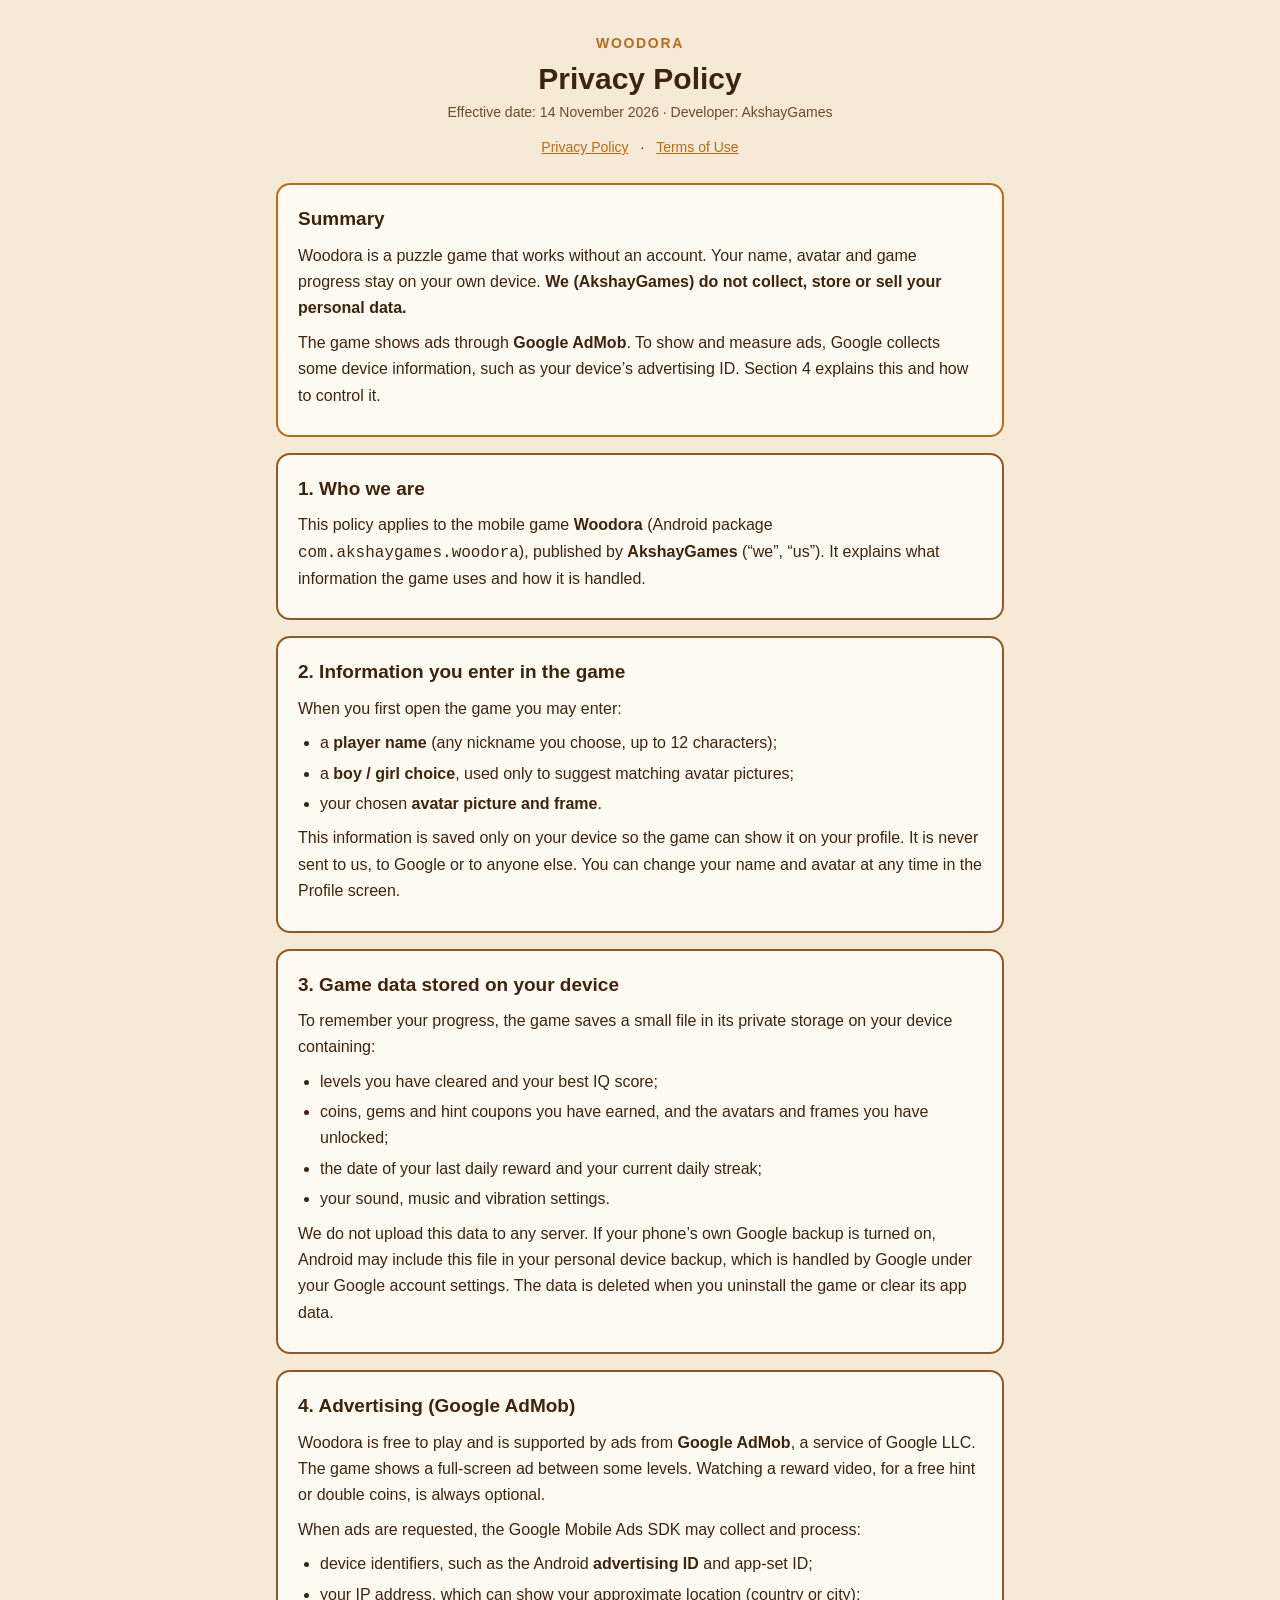
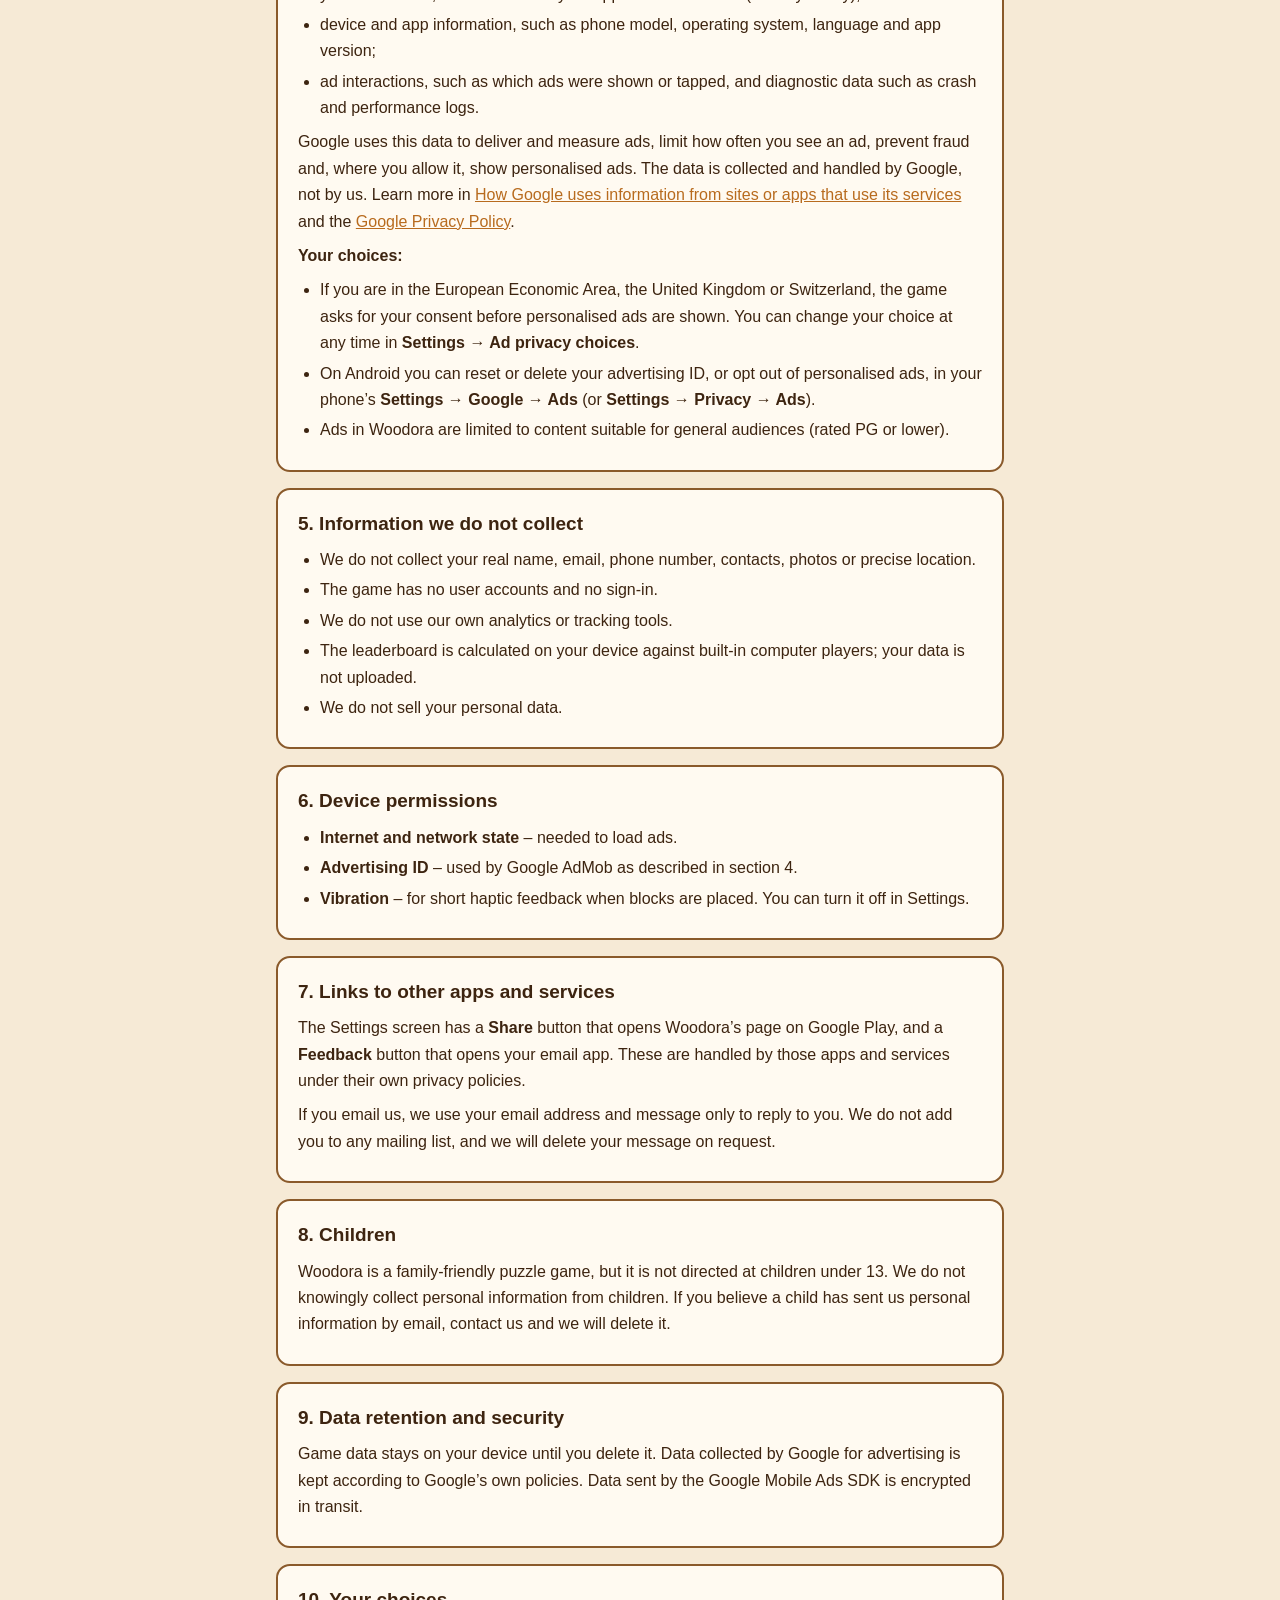
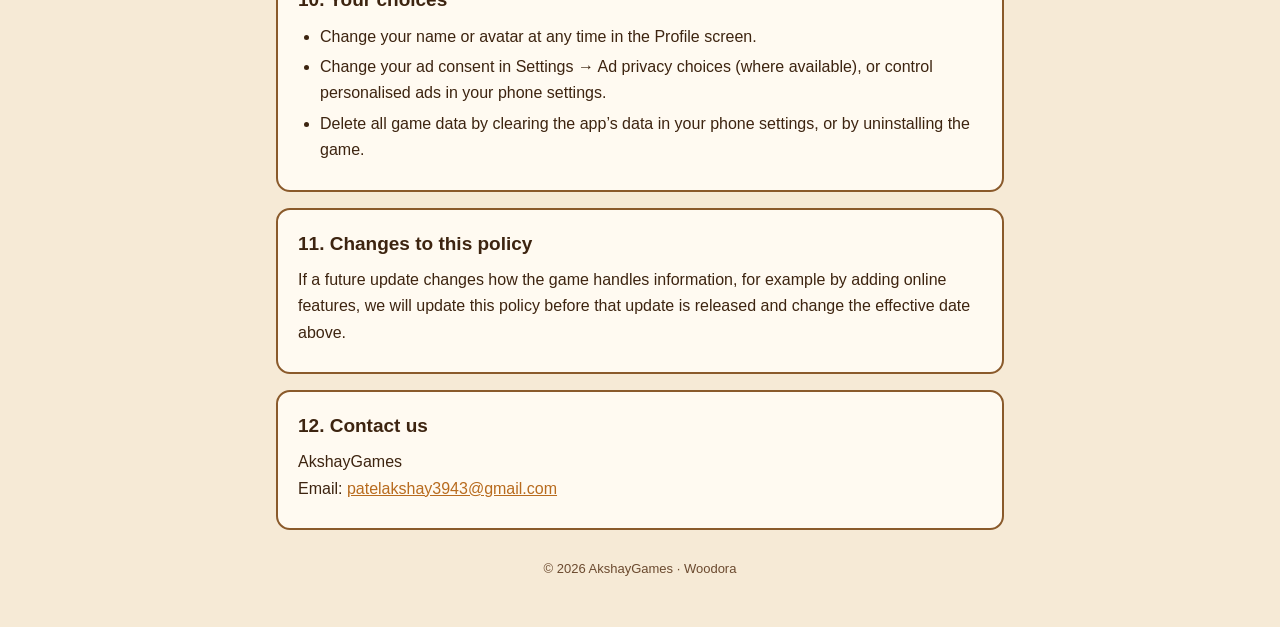
<file: index.html>
<!doctype html>
<html lang="en">
<head>
  <meta charset="utf-8">
  <meta name="viewport" content="width=device-width, initial-scale=1">
  <title>Woodora Privacy Policy</title>
  <meta name="description" content="Privacy Policy for the Woodora block puzzle game by AkshayGames.">
  <link rel="stylesheet" href="style.css">
</head>
<body>
<main>
  <header>
    <div class="app">Woodora</div>
    <h1>Privacy Policy</h1>
    <p class="meta">Effective date: 14 November 2026 &middot; Developer: AkshayGames</p>
    <nav><a href="index.html">Privacy Policy</a> &middot; <a href="terms.html">Terms of Use</a></nav>
  </header>

  <section class="summary">
    <h2>Summary</h2>
    <p>Woodora is a puzzle game that works without an account. Your name, avatar and game progress stay on your own device.
    <strong>We (AkshayGames) do not collect, store or sell your personal data.</strong></p>
    <p>The game shows ads through <strong>Google AdMob</strong>. To show and measure ads, Google collects some device
    information, such as your device&rsquo;s advertising ID. Section 4 explains this and how to control it.</p>
  </section>

  <section>
    <h2>1. Who we are</h2>
    <p>This policy applies to the mobile game <strong>Woodora</strong> (Android package <code>com.akshaygames.woodora</code>),
    published by <strong>AkshayGames</strong> (&ldquo;we&rdquo;, &ldquo;us&rdquo;). It explains what information the game uses and how it is handled.</p>
  </section>

  <section>
    <h2>2. Information you enter in the game</h2>
    <p>When you first open the game you may enter:</p>
    <ul>
      <li>a <strong>player name</strong> (any nickname you choose, up to 12 characters);</li>
      <li>a <strong>boy / girl choice</strong>, used only to suggest matching avatar pictures;</li>
      <li>your chosen <strong>avatar picture and frame</strong>.</li>
    </ul>
    <p>This information is saved only on your device so the game can show it on your profile. It is never sent to us,
    to Google or to anyone else. You can change your name and avatar at any time in the Profile screen.</p>
  </section>

  <section>
    <h2>3. Game data stored on your device</h2>
    <p>To remember your progress, the game saves a small file in its private storage on your device containing:</p>
    <ul>
      <li>levels you have cleared and your best IQ score;</li>
      <li>coins, gems and hint coupons you have earned, and the avatars and frames you have unlocked;</li>
      <li>the date of your last daily reward and your current daily streak;</li>
      <li>your sound, music and vibration settings.</li>
    </ul>
    <p>We do not upload this data to any server. If your phone&rsquo;s own Google backup is turned on, Android may include this
    file in your personal device backup, which is handled by Google under your Google account settings.
    The data is deleted when you uninstall the game or clear its app data.</p>
  </section>

  <section>
    <h2>4. Advertising (Google AdMob)</h2>
    <p>Woodora is free to play and is supported by ads from <strong>Google AdMob</strong>, a service of Google LLC.
    The game shows a full-screen ad between some levels. Watching a reward video, for a free hint or double coins, is always optional.</p>
    <p>When ads are requested, the Google Mobile Ads SDK may collect and process:</p>
    <ul>
      <li>device identifiers, such as the Android <strong>advertising ID</strong> and app-set ID;</li>
      <li>your IP address, which can show your approximate location (country or city);</li>
      <li>device and app information, such as phone model, operating system, language and app version;</li>
      <li>ad interactions, such as which ads were shown or tapped, and diagnostic data such as crash and performance logs.</li>
    </ul>
    <p>Google uses this data to deliver and measure ads, limit how often you see an ad, prevent fraud and, where you allow it,
    show personalised ads. The data is collected and handled by Google, not by us. Learn more in
    <a href="https://policies.google.com/technologies/partner-sites">How Google uses information from sites or apps that use its services</a>
    and the <a href="https://policies.google.com/privacy">Google Privacy Policy</a>.</p>
    <p><strong>Your choices:</strong></p>
    <ul>
      <li>If you are in the European Economic Area, the United Kingdom or Switzerland, the game asks for your consent before personalised ads are shown.
      You can change your choice at any time in <strong>Settings &rarr; Ad privacy choices</strong>.</li>
      <li>On Android you can reset or delete your advertising ID, or opt out of personalised ads, in your phone&rsquo;s
      <strong>Settings &rarr; Google &rarr; Ads</strong> (or <strong>Settings &rarr; Privacy &rarr; Ads</strong>).</li>
      <li>Ads in Woodora are limited to content suitable for general audiences (rated PG or lower).</li>
    </ul>
  </section>

  <section>
    <h2>5. Information we do not collect</h2>
    <ul>
      <li>We do not collect your real name, email, phone number, contacts, photos or precise location.</li>
      <li>The game has no user accounts and no sign-in.</li>
      <li>We do not use our own analytics or tracking tools.</li>
      <li>The leaderboard is calculated on your device against built-in computer players; your data is not uploaded.</li>
      <li>We do not sell your personal data.</li>
    </ul>
  </section>

  <section>
    <h2>6. Device permissions</h2>
    <ul>
      <li><strong>Internet and network state</strong> &ndash; needed to load ads.</li>
      <li><strong>Advertising ID</strong> &ndash; used by Google AdMob as described in section 4.</li>
      <li><strong>Vibration</strong> &ndash; for short haptic feedback when blocks are placed. You can turn it off in Settings.</li>
    </ul>
  </section>

  <section>
    <h2>7. Links to other apps and services</h2>
    <p>The Settings screen has a <strong>Share</strong> button that opens Woodora&rsquo;s page on Google Play, and a <strong>Feedback</strong>
    button that opens your email app. These are handled by those apps and services under their own privacy policies.</p>
    <p>If you email us, we use your email address and message only to reply to you. We do not add you to any mailing list,
    and we will delete your message on request.</p>
  </section>

  <section>
    <h2>8. Children</h2>
    <p>Woodora is a family-friendly puzzle game, but it is not directed at children under 13. We do not knowingly collect personal
    information from children. If you believe a child has sent us personal information by email, contact us and we will delete it.</p>
  </section>

  <section>
    <h2>9. Data retention and security</h2>
    <p>Game data stays on your device until you delete it. Data collected by Google for advertising is kept according to
    Google&rsquo;s own policies. Data sent by the Google Mobile Ads SDK is encrypted in transit.</p>
  </section>

  <section>
    <h2>10. Your choices</h2>
    <ul>
      <li>Change your name or avatar at any time in the Profile screen.</li>
      <li>Change your ad consent in Settings &rarr; Ad privacy choices (where available), or control personalised ads in your phone settings.</li>
      <li>Delete all game data by clearing the app&rsquo;s data in your phone settings, or by uninstalling the game.</li>
    </ul>
  </section>

  <section>
    <h2>11. Changes to this policy</h2>
    <p>If a future update changes how the game handles information, for example by adding online features, we will update this policy
    before that update is released and change the effective date above.</p>
  </section>

  <section>
    <h2>12. Contact us</h2>
    <p>AkshayGames<br>
    Email: <a href="mailto:patelakshay3943@gmail.com?subject=Woodora%20privacy">patelakshay3943@gmail.com</a></p>
  </section>

  <footer>&copy; 2026 AkshayGames &middot; Woodora</footer>
</main>
</body>
</html>
</file>
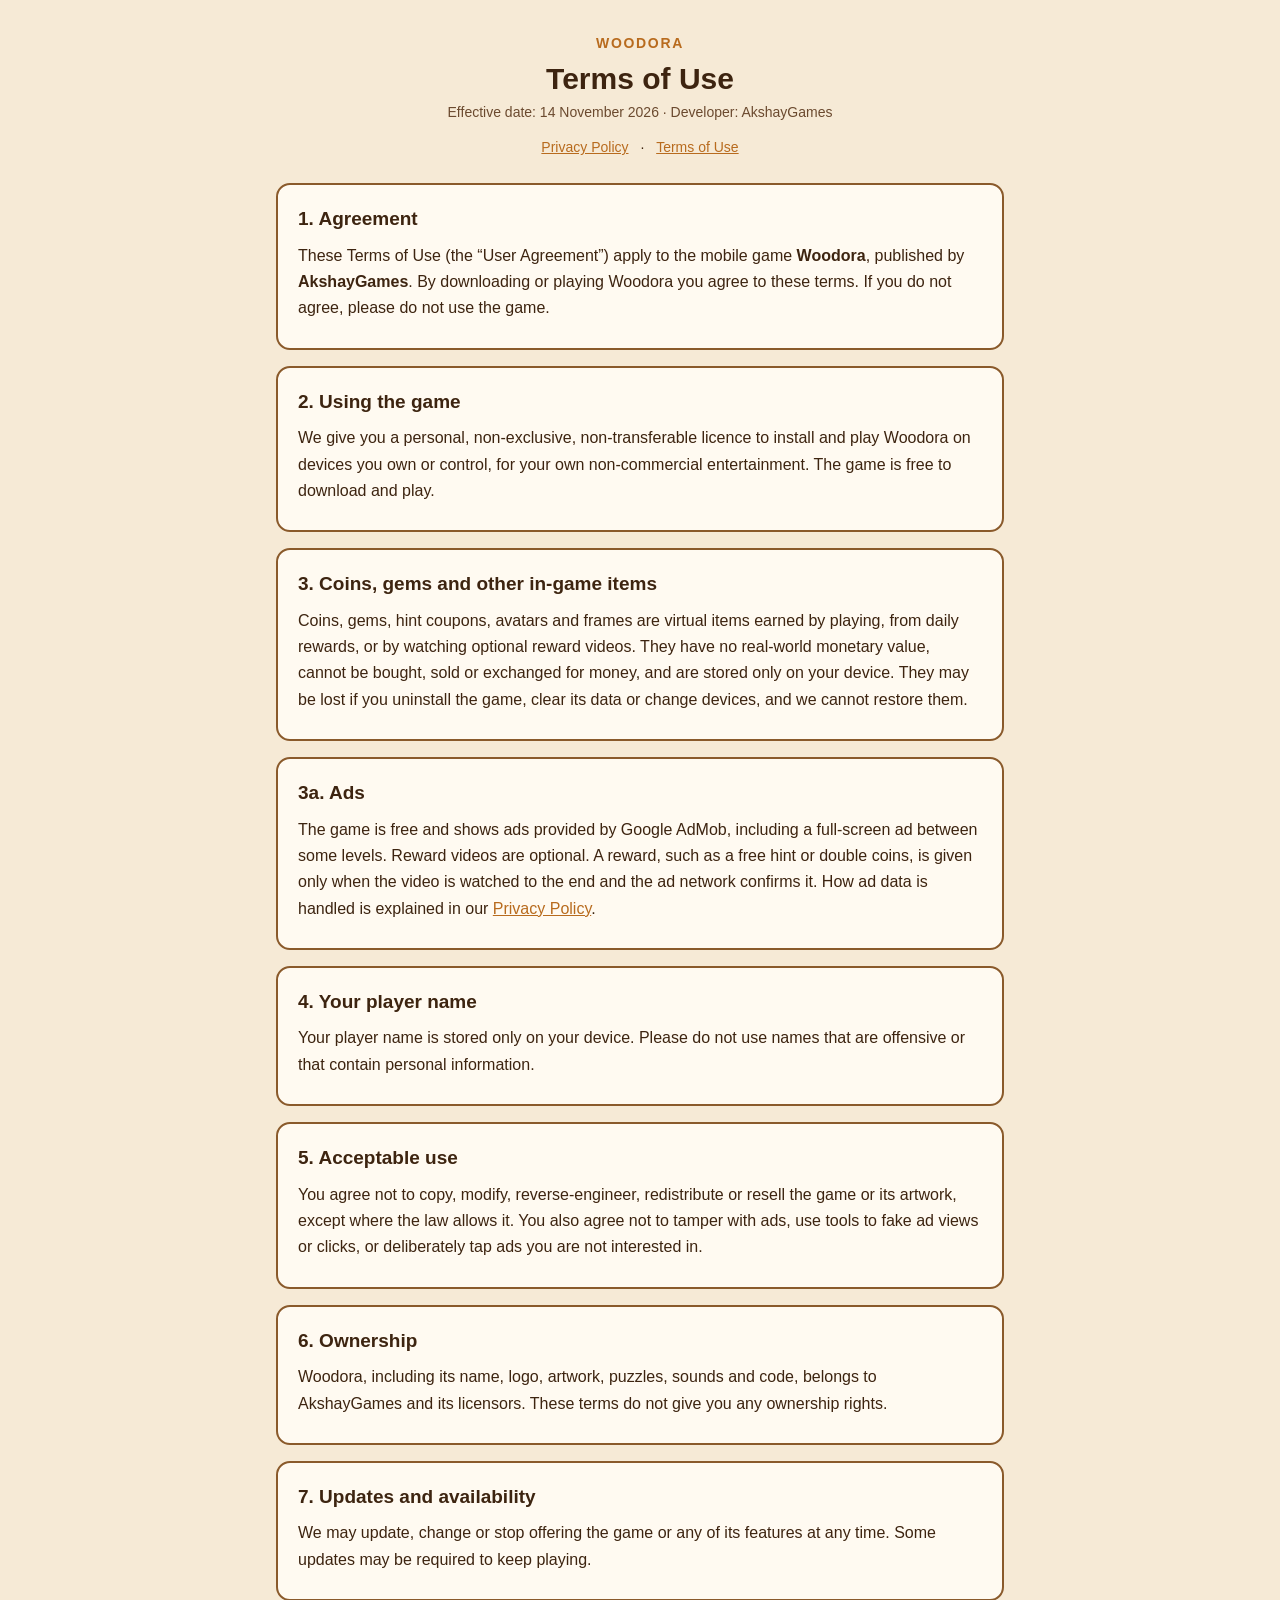
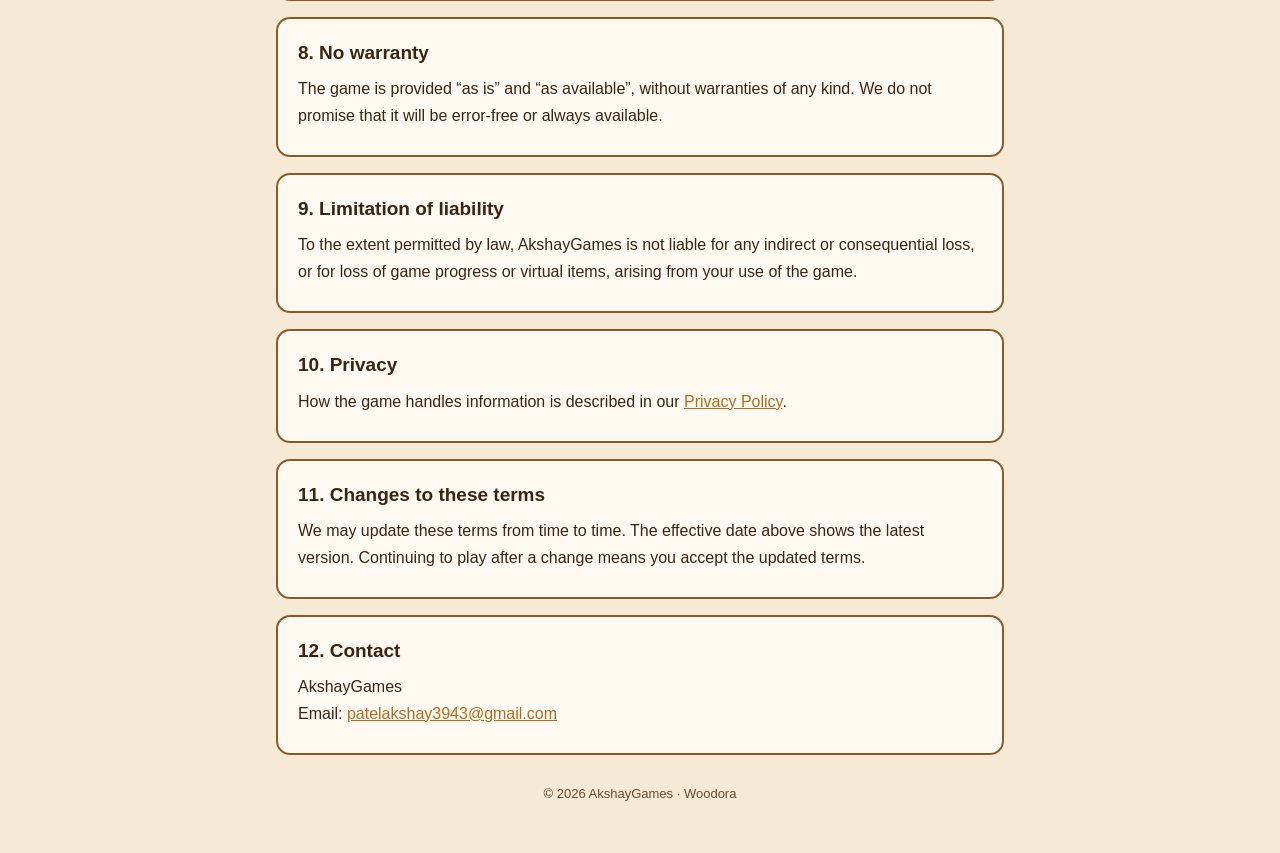
<file: terms.html>
<!doctype html>
<html lang="en">
<head>
  <meta charset="utf-8">
  <meta name="viewport" content="width=device-width, initial-scale=1">
  <title>Woodora Terms of Use</title>
  <meta name="description" content="Terms of Use (User Agreement) for the Woodora block puzzle game by AkshayGames.">
  <link rel="stylesheet" href="style.css">
</head>
<body>
<main>
  <header>
    <div class="app">Woodora</div>
    <h1>Terms of Use</h1>
    <p class="meta">Effective date: 14 November 2026 &middot; Developer: AkshayGames</p>
    <nav><a href="index.html">Privacy Policy</a> &middot; <a href="terms.html">Terms of Use</a></nav>
  </header>

  <section>
    <h2>1. Agreement</h2>
    <p>These Terms of Use (the &ldquo;User Agreement&rdquo;) apply to the mobile game <strong>Woodora</strong>, published by
    <strong>AkshayGames</strong>. By downloading or playing Woodora you agree to these terms. If you do not agree, please do not use the game.</p>
  </section>

  <section>
    <h2>2. Using the game</h2>
    <p>We give you a personal, non-exclusive, non-transferable licence to install and play Woodora on devices you own or control,
    for your own non-commercial entertainment. The game is free to download and play.</p>
  </section>

  <section>
    <h2>3. Coins, gems and other in-game items</h2>
    <p>Coins, gems, hint coupons, avatars and frames are virtual items earned by playing, from daily rewards, or by watching optional reward videos. They have no real-world monetary value,
    cannot be bought, sold or exchanged for money, and are stored only on your device. They may be lost if you uninstall the game,
    clear its data or change devices, and we cannot restore them.</p>
  </section>

  <section>
    <h2>3a. Ads</h2>
    <p>The game is free and shows ads provided by Google AdMob, including a full-screen ad between some levels.
    Reward videos are optional. A reward, such as a free hint or double coins, is given only when the video is watched to the end and the ad network confirms it.
    How ad data is handled is explained in our <a href="index.html">Privacy Policy</a>.</p>
  </section>

  <section>
    <h2>4. Your player name</h2>
    <p>Your player name is stored only on your device. Please do not use names that are offensive or that contain personal information.</p>
  </section>

  <section>
    <h2>5. Acceptable use</h2>
    <p>You agree not to copy, modify, reverse-engineer, redistribute or resell the game or its artwork, except where the law allows it.
    You also agree not to tamper with ads, use tools to fake ad views or clicks, or deliberately tap ads you are not interested in.</p>
  </section>

  <section>
    <h2>6. Ownership</h2>
    <p>Woodora, including its name, logo, artwork, puzzles, sounds and code, belongs to AkshayGames and its licensors.
    These terms do not give you any ownership rights.</p>
  </section>

  <section>
    <h2>7. Updates and availability</h2>
    <p>We may update, change or stop offering the game or any of its features at any time. Some updates may be required to keep playing.</p>
  </section>

  <section>
    <h2>8. No warranty</h2>
    <p>The game is provided &ldquo;as is&rdquo; and &ldquo;as available&rdquo;, without warranties of any kind. We do not promise that it will
    be error-free or always available.</p>
  </section>

  <section>
    <h2>9. Limitation of liability</h2>
    <p>To the extent permitted by law, AkshayGames is not liable for any indirect or consequential loss, or for loss of game progress or
    virtual items, arising from your use of the game.</p>
  </section>

  <section>
    <h2>10. Privacy</h2>
    <p>How the game handles information is described in our <a href="index.html">Privacy Policy</a>.</p>
  </section>

  <section>
    <h2>11. Changes to these terms</h2>
    <p>We may update these terms from time to time. The effective date above shows the latest version. Continuing to play after a change
    means you accept the updated terms.</p>
  </section>

  <section>
    <h2>12. Contact</h2>
    <p>AkshayGames<br>
    Email: <a href="mailto:patelakshay3943@gmail.com?subject=Woodora%20terms">patelakshay3943@gmail.com</a></p>
  </section>

  <footer>&copy; 2026 AkshayGames &middot; Woodora</footer>
</main>
</body>
</html>
</file>
<file: style.css>
:root {
  --bg: #f6ead6;
  --card: #fffaf1;
  --ink: #3d2410;
  --muted: #6b4a2f;
  --rim: #8a5a2b;
  --accent: #b86b1e;
}

@media (prefers-color-scheme: dark) {
  :root {
    --bg: #1d140d;
    --card: #2a1d13;
    --ink: #f3e6d2;
    --muted: #cdb497;
    --rim: #6b4a2f;
    --accent: #f0b35e;
  }
}

* { box-sizing: border-box; }

body {
  margin: 0;
  background: var(--bg);
  color: var(--ink);
  font: 16px/1.65 -apple-system, BlinkMacSystemFont, "Segoe UI", Roboto, Arial, sans-serif;
}

main {
  max-width: 760px;
  margin: 0 auto;
  padding: 32px 16px 48px;
}

header { text-align: center; margin-bottom: 24px; }
header .app { font-weight: 800; font-size: 14px; letter-spacing: 0.12em; text-transform: uppercase; color: var(--accent); }
h1 { margin: 6px 0 4px; font-size: 30px; line-height: 1.2; }
.meta { color: var(--muted); font-size: 14px; margin: 0; }

nav { text-align: center; margin: 12px 0 0; font-size: 14px; }
nav a { margin: 0 8px; }

section {
  background: var(--card);
  border: 2px solid var(--rim);
  border-radius: 14px;
  padding: 18px 20px;
  margin: 16px 0;
}

h2 { margin: 0 0 8px; font-size: 19px; }
p, ul { margin: 8px 0; }
ul { padding-left: 22px; }
li { margin: 4px 0; }
a { color: var(--accent); }

.summary { border-color: var(--accent); }

footer { text-align: center; color: var(--muted); font-size: 13px; margin-top: 28px; }
</file>
